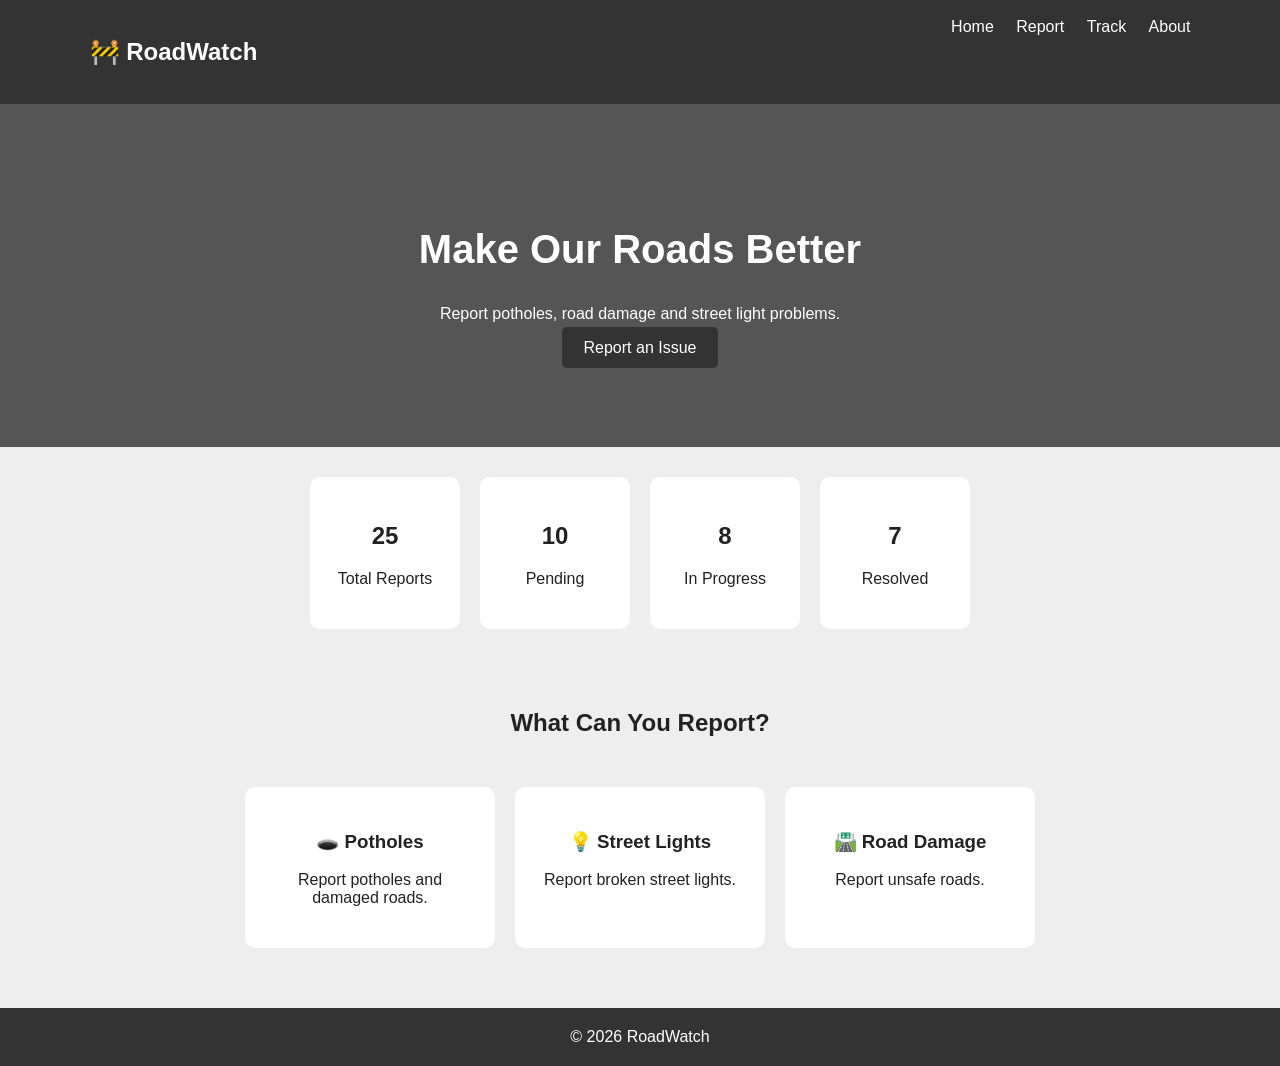
<file: index.html>
<!DOCTYPE html>
<html>
<head>
    <title>RoadWatch</title>
    <link rel="stylesheet" href="css/style.css">
</head>
<body>

<header>
    <h2>🚧 RoadWatch</h2>
    <nav>
        <a href="index.html">Home</a>
        <a href="report.html">Report</a>
        <a href="track.html">Track</a>
        <a href="about.html">About</a>
    </nav>
</header>

<section class="hero">
    <h1>Make Our Roads Better</h1>
    <p>Report potholes, road damage and street light problems.</p>
    <a class="button" href="report.html">Report an Issue</a>
</section>

<section class="stats">
    <div><h2>25</h2><p>Total Reports</p></div>
    <div><h2>10</h2><p>Pending</p></div>
    <div><h2>8</h2><p>In Progress</p></div>
    <div><h2>7</h2><p>Resolved</p></div>
</section>

<section class="issues">
    <h2>What Can You Report?</h2>

    <div class="cards">
        <div class="card">
            <h3>🕳️ Potholes</h3>
            <p>Report potholes and damaged roads.</p>
        </div>

        <div class="card">
            <h3>💡 Street Lights</h3>
            <p>Report broken street lights.</p>
        </div>

        <div class="card">
            <h3>🛣️ Road Damage</h3>
            <p>Report unsafe roads.</p>
        </div>
    </div>
</section>

<footer>© 2026 RoadWatch</footer>

</body>
</html>
</file>
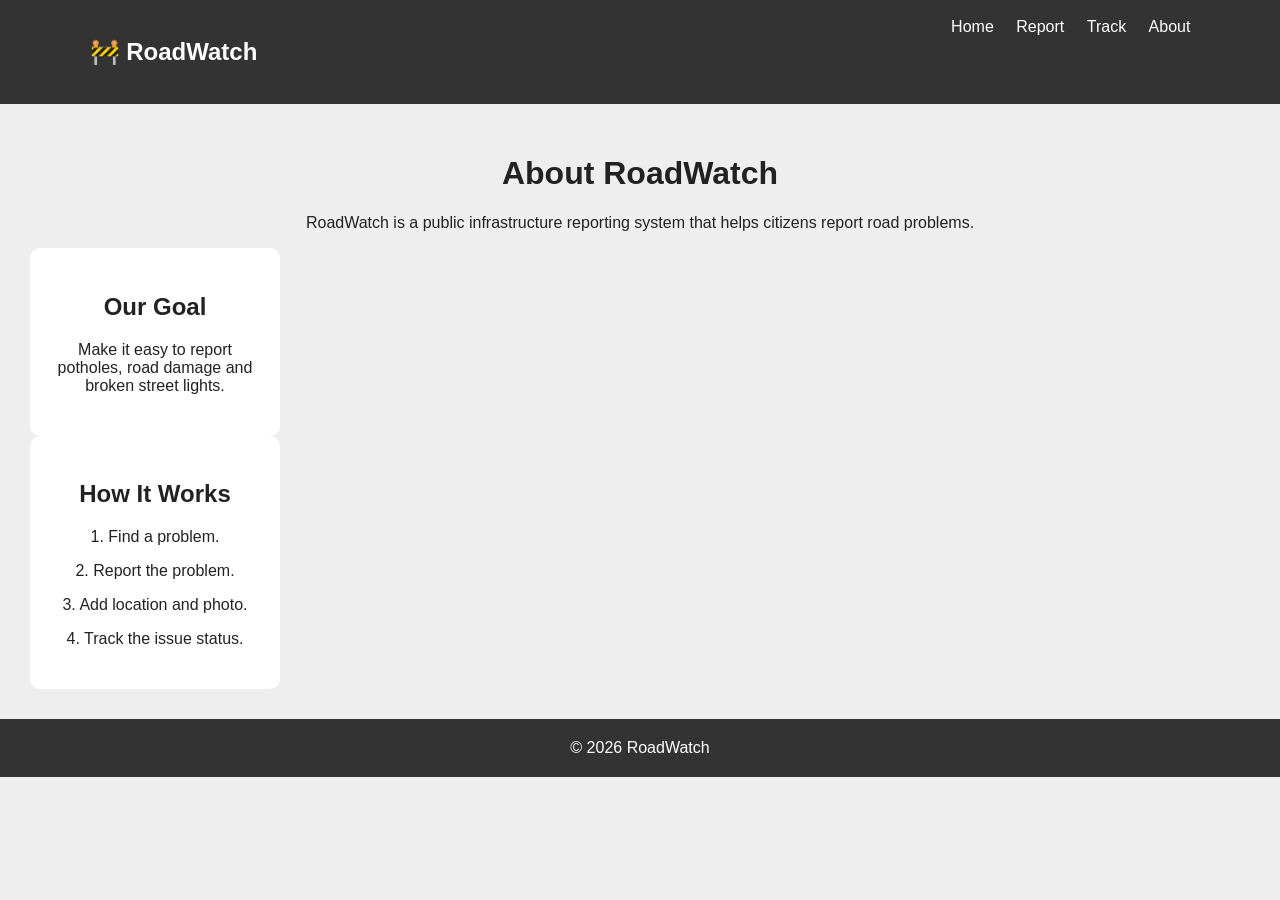
<file: about.html>
<!DOCTYPE html>
<html>
<head>
    <title>About RoadWatch</title>
    <link rel="stylesheet" href="css/style.css">
</head>
<body>

<header>
    <h2>🚧 RoadWatch</h2>
    <nav>
        <a href="index.html">Home</a>
        <a href="report.html">Report</a>
        <a href="track.html">Track</a>
        <a href="about.html">About</a>
    </nav>
</header>

<main class="about">
    <h1>About RoadWatch</h1>

    <p>
        RoadWatch is a public infrastructure reporting
        system that helps citizens report road problems.
    </p>

    <div class="card">
        <h2>Our Goal</h2>
        <p>
            Make it easy to report potholes, road damage
            and broken street lights.
        </p>
    </div>

    <div class="card">
        <h2>How It Works</h2>
        <p>1. Find a problem.</p>
        <p>2. Report the problem.</p>
        <p>3. Add location and photo.</p>
        <p>4. Track the issue status.</p>
    </div>
</main>

<footer>© 2026 RoadWatch</footer>

</body>
</html>
</file>
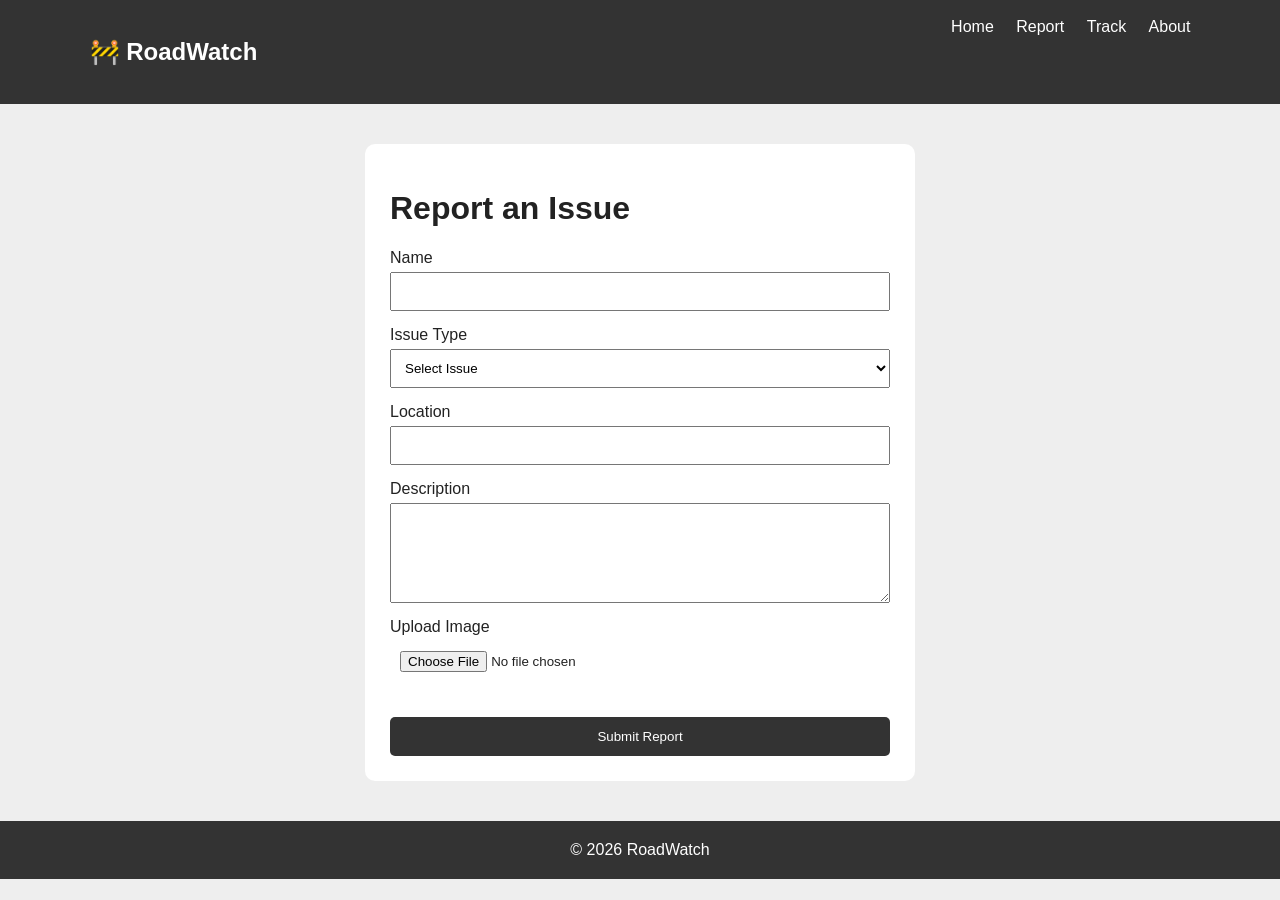
<file: report.html>
<!DOCTYPE html>
<html>
<head>
    <title>Report Issue</title>
    <link rel="stylesheet" href="css/style.css">
</head>
<body>

<header>
    <h2>🚧 RoadWatch</h2>
    <nav>
        <a href="index.html">Home</a>
        <a href="report.html">Report</a>
        <a href="track.html">Track</a>
        <a href="about.html">About</a>
    </nav>
</header>

<main class="form">
    <h1>Report an Issue</h1>

    <form id="reportForm">
        <label>Name</label>
        <input id="name" type="text" required>

        <label>Issue Type</label>
        <select id="type" required>
            <option value="">Select Issue</option>
            <option>Pothole</option>
            <option>Street Light</option>
            <option>Road Damage</option>
            <option>Other</option>
        </select>

        <label>Location</label>
        <input id="location" type="text" required>

        <label>Description</label>
        <textarea id="description" required></textarea>

        <label>Upload Image</label>
        <input id="image" type="file" accept="image/*">

        <img id="preview">

        <button type="submit">Submit Report</button>
    </form>
</main>

<footer>© 2026 RoadWatch</footer>

<script src="js/script.js"></script>
</body>
</html>
</file>
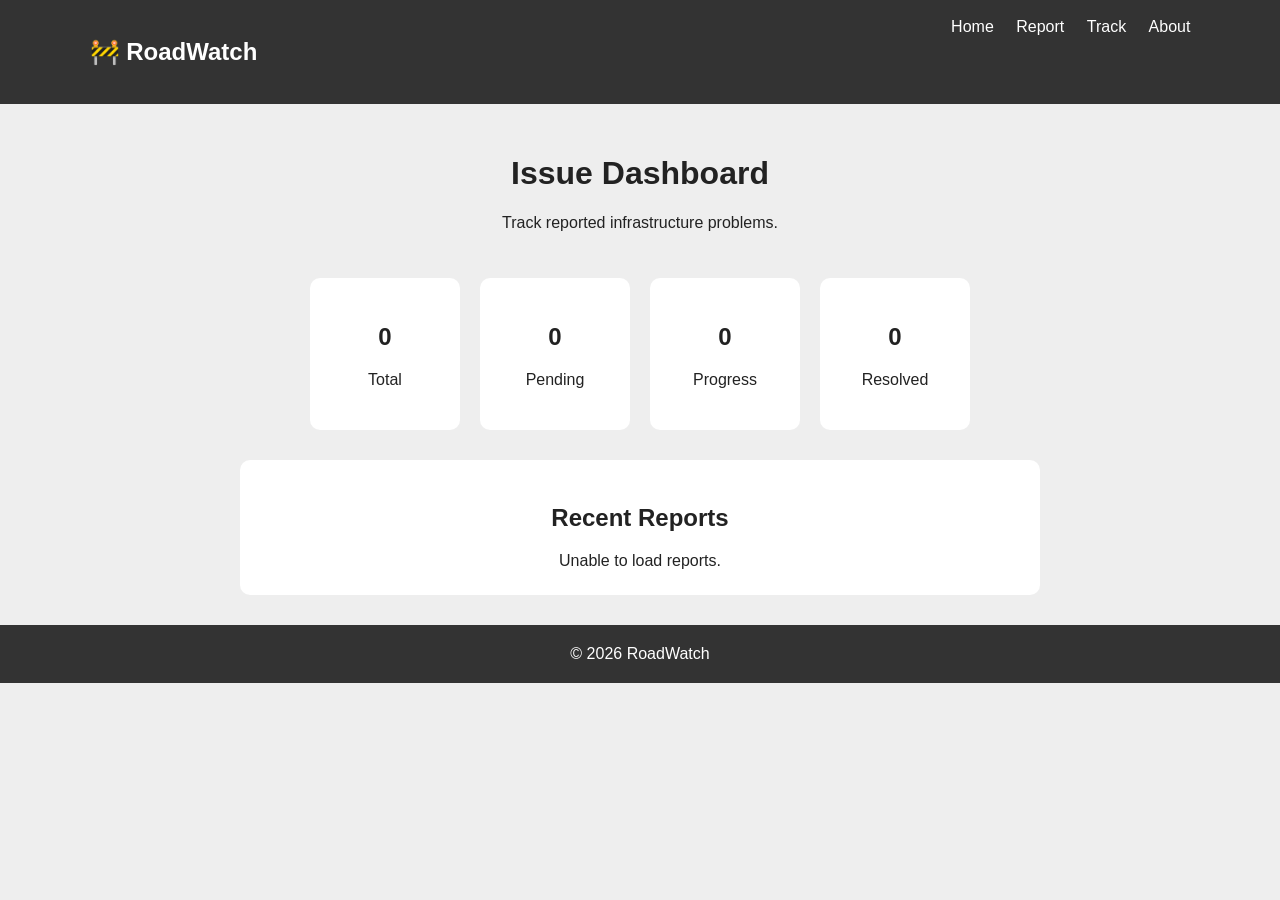
<file: track.html>
<!DOCTYPE html>
<html>
<head>
    <title>Track Issues</title>
    <link rel="stylesheet" href="css/style.css">
</head>
<body>

<header>
    <h2>🚧 RoadWatch</h2>
    <nav>
        <a href="index.html">Home</a>
        <a href="report.html">Report</a>
        <a href="track.html">Track</a>
        <a href="about.html">About</a>
    </nav>
</header>

<main class="dashboard">
    <h1>Issue Dashboard</h1>
    <p>Track reported infrastructure problems.</p>

    <section class="stats">
        <div><h2 id="total">0</h2><p>Total</p></div>
        <div><h2 id="pending">0</h2><p>Pending</p></div>
        <div><h2 id="progress">0</h2><p>Progress</p></div>
        <div><h2 id="resolved">0</h2><p>Resolved</p></div>
    </section>

    <div class="table">
        <h2>Recent Reports</h2>
        <div id="reports">Loading reports...</div>
    </div>
</main>

<footer>© 2026 RoadWatch</footer>

<script>
const API_URL =
"https://roadwatch-backend-rashmika.onrender.com/api/reports";

async function loadReports() {
    try {
        const response = await fetch(API_URL);

        if (!response.ok) {
            throw new Error("Failed to load reports");
        }

        const reports = await response.json();

        let pending = 0;
        let progress = 0;
        let resolved = 0;

        reports.forEach(report => {
            const status = String(report.status || "Pending")
                .toLowerCase();

            if (status === "pending") {
                pending++;
            } else if (
                status.includes("progress") ||
                status.includes("progress")
            ) {
                progress++;
            } else if (status === "resolved") {
                resolved++;
            }
        });

        document.getElementById("total").textContent =
            reports.length;

        document.getElementById("pending").textContent =
            pending;

        document.getElementById("progress").textContent =
            progress;

        document.getElementById("resolved").textContent =
            resolved;

        const reportBox = document.getElementById("reports");
        reportBox.innerHTML = "";

        if (reports.length === 0) {
            reportBox.textContent = "No reports found.";
            return;
        }

        reports.forEach(report => {
            const item = document.createElement("p");

            const type = report.issueType ||
                         report.type ||
                         "Issue";

            const location = report.location || "Unknown";

            const status = report.status || "Pending";

            item.textContent =
                "🚧 " + type + " — " +
                location + " — " + status;

            reportBox.appendChild(item);
        });

    } catch (error) {
        console.error(error);

        document.getElementById("reports").textContent =
            "Unable to load reports.";
    }
}

loadReports();
</script>

</body>
</html>
</file>
<file: css/style.css>
* {
    box-sizing: border-box;
}

body {
    margin: 0;
    font-family: Arial;
    background: #eee;
    color: #222;
}

header {
    background: #333;
    color: white;
    padding: 18px 7%;
    display: flex;
    justify-content: space-between;
}

nav a {
    color: white;
    margin-left: 18px;
    text-decoration: none;
}

.hero {
    background: #555;
    color: white;
    text-align: center;
    padding: 90px 20px;
}

.hero h1 {
    font-size: 40px;
}

.button, button {
    background: #333;
    color: white;
    padding: 12px 22px;
    border: 0;
    border-radius: 5px;
    text-decoration: none;
}

.stats, .cards {
    display: flex;
    justify-content: center;
    gap: 20px;
    flex-wrap: wrap;
    padding: 30px;
}

.stats div, .card, .table, .form {
    background: white;
    padding: 25px;
    border-radius: 10px;
}

.stats div {
    width: 150px;
    text-align: center;
}

.issues, .about, .dashboard {
    text-align: center;
    padding: 30px;
}

.card {
    width: 250px;
}

.form {
    max-width: 550px;
    margin: 40px auto;
}

form {
    display: flex;
    flex-direction: column;
}

input, select, textarea {
    padding: 10px;
    margin: 5px 0 15px;
}

textarea {
    height: 100px;
}

#preview {
    max-width: 200px;
    margin: 10px auto;
}

.table {
    max-width: 800px;
    margin: auto;
}

footer {
    background: #333;
    color: white;
    text-align: center;
    padding: 20px;
}
</file>
